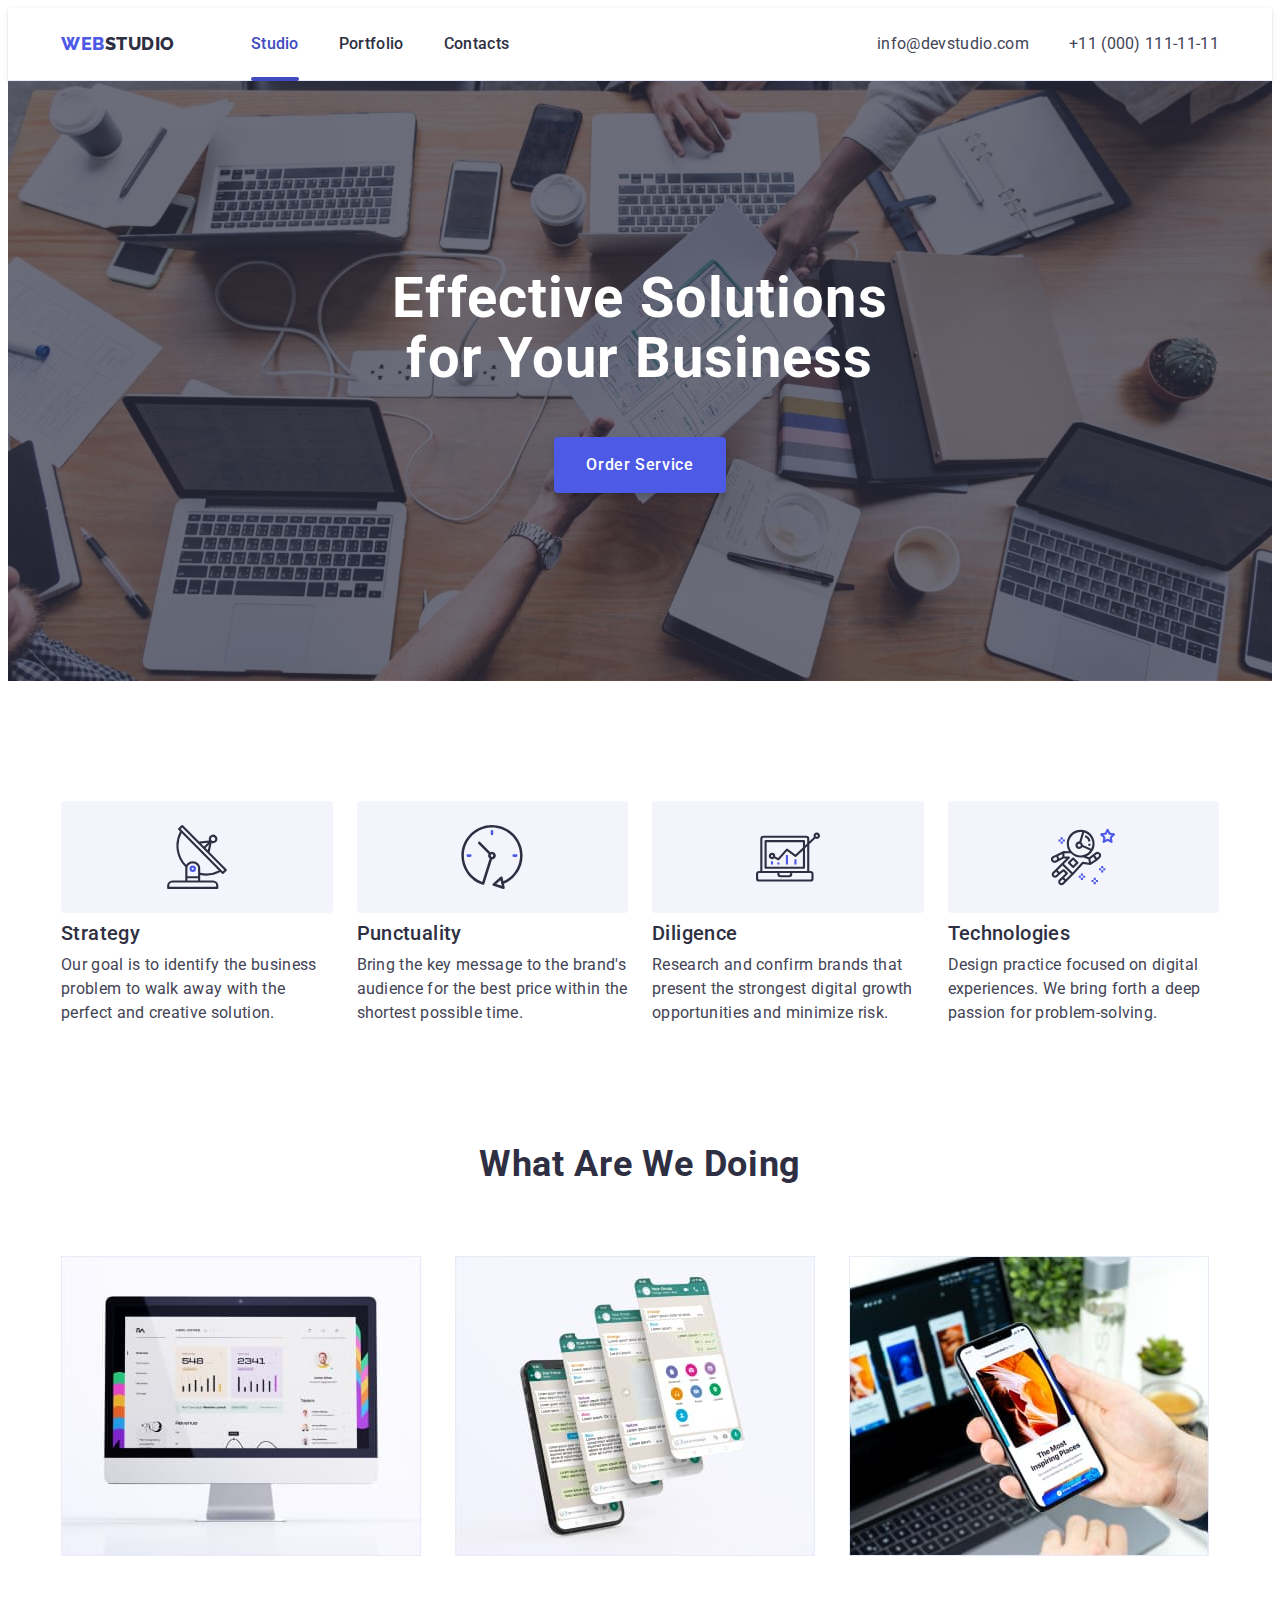
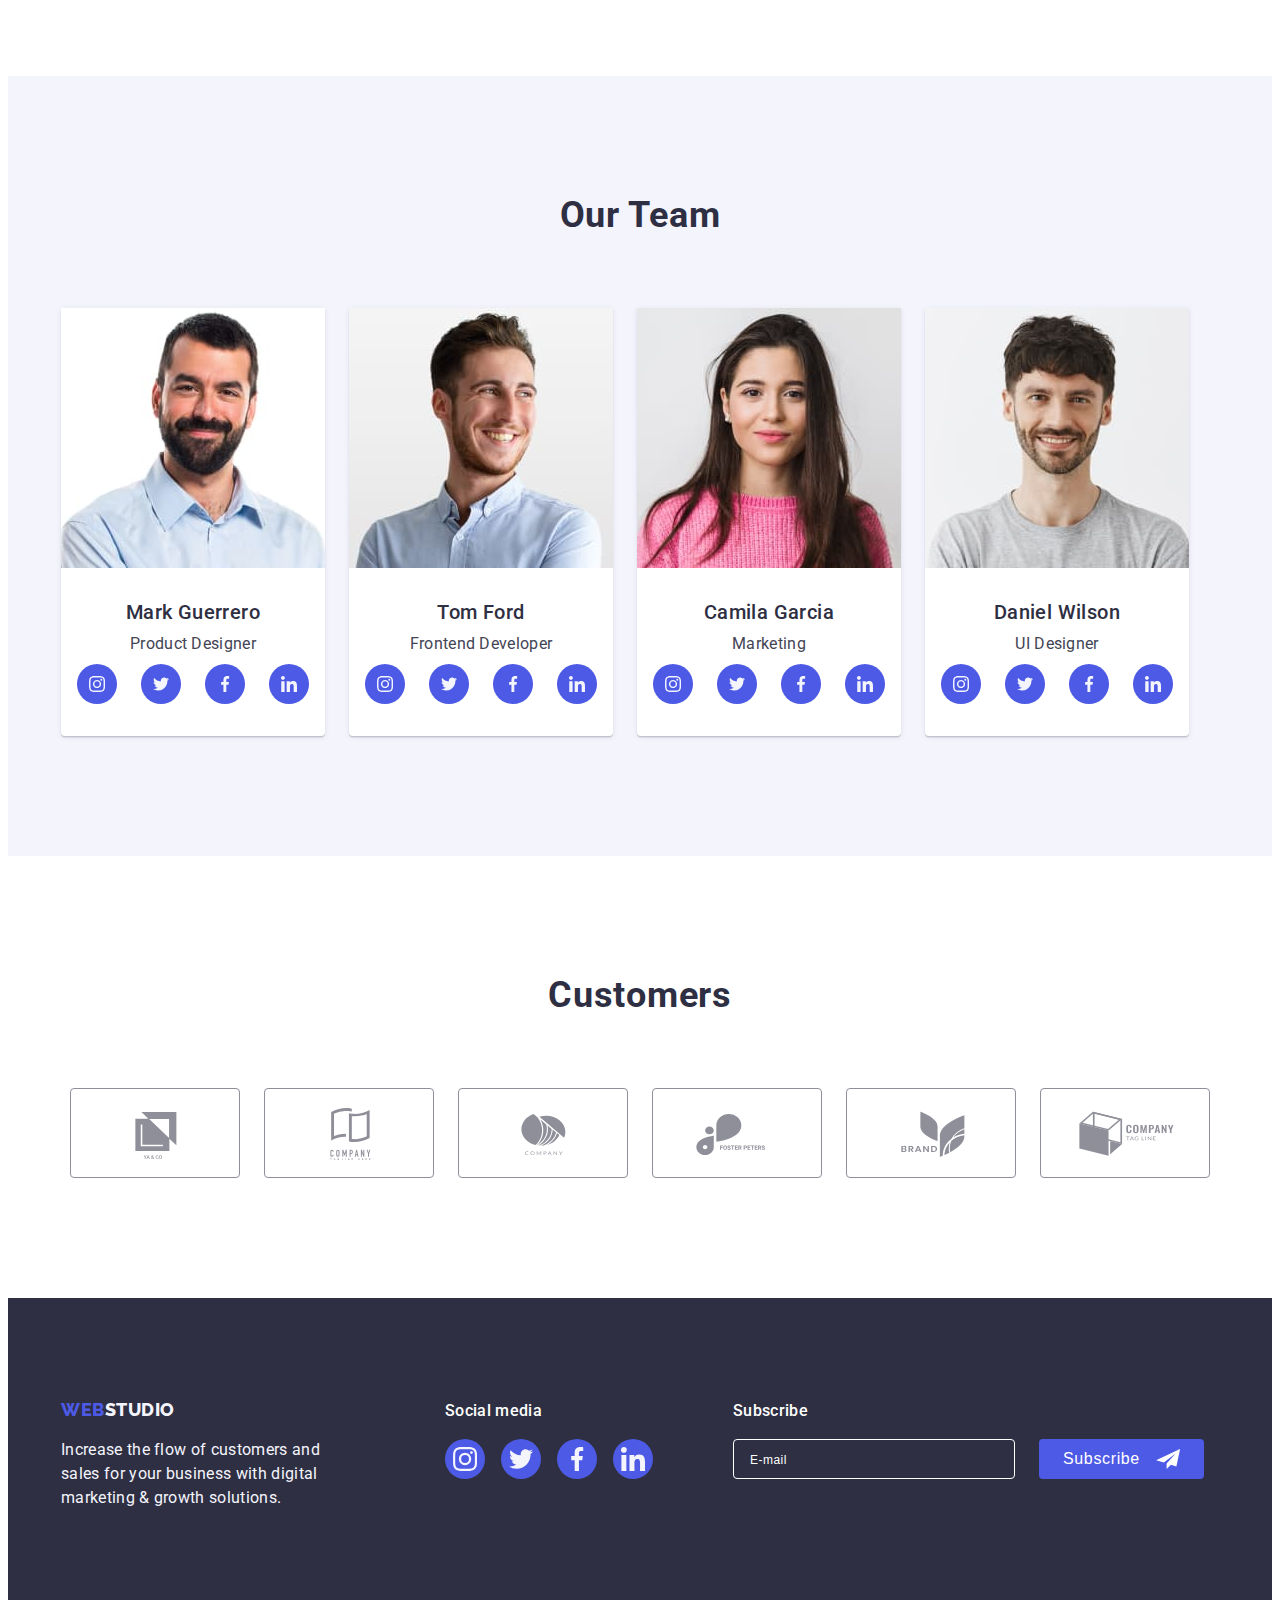
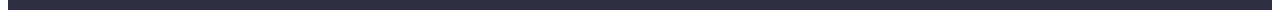
<file: index.html>
<!DOCTYPE html>
<html lang="en">
  <head>
    <meta charset="UTF-8" />
    <meta http-equiv="X-UA-Compatible" content="IE=edge" />
    <meta name="viewport" content="width=device-width, initial-scale=1.0" />
    <title>MainPage</title>
    <!--Fonts Link-->
    <link rel="preconnect" href="https://fonts.googleapis.com" />
    <link rel="preconnect" href="https://fonts.gstatic.com" crossorigin />
    <link
      href="https://fonts.googleapis.com/css2?family=Raleway:wght@800&family=Roboto:wght@400;500;700;900&display=swap"
      rel="stylesheet"
    />

    <!--Modern-normalize-->

    <link
      rel="stylesheet"
      href="https://cdnjs.cloudflare.com/ajax/libs/modern-normalize/1.1.0/modern-normalize.min.css"
      integrity="sha512-wpPYUAdjBVSE4KJnH1VR1HeZfpl1ub8YT/NKx4PuQ5NmX2tKuGu6U/JRp5y+Y8XG2tV+wKQpNHVUX03MfMFn9Q=="
      crossorigin="anonymous"
      referrerpolicy="no-referrer"
    />
    <!--Custom Styles-->
    <link rel="stylesheet" href="./css/style.css" />
  </head>

  <body>
    <!--Header section-->

    <header class="page-header">
      <div class="container header-container">
        <nav class="main-nav">
          <a class="logo link" href="./index.html"
            >WEB<span class="logo-studio variable-color-studio link"
              >Studio</span
            >
          </a>

          <ul class="header-nav-list list">
            <li class="list-item">
              <a class="list-link link active" href="./index.html">Studio</a>
            </li>
            <li class="list-item">
              <a class="list-link link" href="./portfolio.html">Portfolio</a>
            </li>
            <li class="list-item">
              <a class="list-link link" href="">Contacts</a>
            </li>
          </ul>
        </nav>
        <address class="contacts">
          <ul class="header-contacts-list">
            <li class="header-contacts-item contacts-item contacts-email">
              <a
                href="mailto:info@devstudio.com"
                class="header-contacts contacts-link link"
                >info@devstudio.com</a
              >
            </li>
            <li class="contacts-item contacts-phone">
              <a
                href="tel:+110001111111"
                class="header-contacts contacts-link link"
                >+11 (000) 111-11-11</a
              >
            </li>
          </ul>
        </address>
      </div>
    </header>

    <main>
      <!--Hero section-->
      <section class="hero-section section">
        <div class="container">
          <h1 class="hero-title">Effective Solutions for Your Business</h1>
          <button type="button" class="hero-btn" data-modal-open>
            Order Service
          </button>
        </div>
      </section>

      <!--Features section1-->
      <section class="features-section section">
        <div class="container">
          <h2 class="visually-hidden">WEBSTUDIO PRESENTATION</h2>
          <ul class="list features-cards-set">
            <li class="features-item features-cards-item">
              <div class="features-icons">
                <svg class="antenna" width="64" height="64">
                  <use href="./images/icons.svg#antenna"></use>
                </svg>
              </div>
              <h3 class="features-title">Strategy</h3>
              <p class="features-text">
                Our goal is to identify the business problem to walk away with
                the perfect and creative solution.
              </p>
            </li>
            <li class="features-item features-cards-item">
              <div class="features-icons">
                <svg class="clock" width="64" height="64">
                  <use href="./images/icons.svg#clock"></use>
                </svg>
              </div>
              <h3 class="features-title">Punctuality</h3>
              <p class="features-text">
                Bring the key message to the brand's audience for the best price
                within the shortest possible time.
              </p>
            </li>
            <li class="features-item features-cards-item">
              <div class="features-icons">
                <svg class="diagram" width="64" height="64">
                  <use href="./images/icons.svg#diagram"></use>
                </svg>
              </div>
              <h3 class="features-title">Diligence</h3>
              <p class="features-text">
                Research and confirm brands that present the strongest digital
                growth opportunities and minimize risk.
              </p>
            </li>
            <li class="features-item features-cards-item">
              <div class="features-icons">
                <svg class="astronaut" width="64" height="64">
                  <use href="./images/icons.svg#astronaut"></use>
                </svg>
              </div>
              <h3 class="features-title">Technologies</h3>
              <p class="features-text">
                Design practice focused on digital experiences. We bring forth a
                deep passion for problem-solving.
              </p>
            </li>
          </ul>
        </div>
      </section>

      <!--Images section2-->
      <section class="images-section section">
        <div class="images-container container">
          <h2 class="title-secondlevel">What are we doing</h2>
          <ul class="list images-list images-cards-set">
            <li class="images-item images-cards-item">
              <img
                src="./images/main-page/images-section2/img1.jpg"
                alt="the monitor shows the personal account"
                width="360"
              />
            </li>
            <li class="images-item images-cards-item">
              <img
                src="./images/main-page/images-section2/img2.jpg"
                alt="the phone display design"
                width="360"
              />
            </li>
            <li class="images-item images-cards-item">
              <img
                src="./images/main-page/images-section2/img3.jpg"
                alt="the phone in the hand"
                width="360"
              />
            </li>
          </ul>
        </div>
      </section>

      <!--Team section3-->
      <section class="team-section section">
        <div class="team-container container">
          <h2 class="title-secondlevel">Our Team</h2>

          <ul class="list team-list team-list-second">
            <li class="team-item team-cards-item">
              <img
                src="./images/main-page/team-section3/Mark_Guerrero_1.jpg"
                alt="Mark Guerrero"
                width="264"
                height="260"
              />
              <div class="worker-four-pages">
                <h3 class="title-thirdlevel">Mark Guerrero</h3>
                <p class="team-text">Product Designer</p>

                <ul class="socials">
                  <li class="socials-item list">
                    <a
                      href=""
                      class="socials-link link"
                      target="_blank"
                      rel="noopener noreferrer"
                      aria-label="Instagram icon"
                    >
                      <svg class="solials-icon" width="16" height="16">
                        <use href="./images/icons.svg#instagram"></use>
                      </svg>
                    </a>
                  </li>
                  <li class="socials-item list">
                    <a
                      href=""
                      class="socials-link link"
                      target="_blank"
                      rel="noopener noreferrer"
                      aria-label="Twitter icon"
                    >
                      <svg class="solials-icon" width="16" height="16">
                        <use href="./images/icons.svg#twitter"></use>
                      </svg>
                    </a>
                  </li>
                  <li class="socials-item list">
                    <a
                      href=""
                      class="socials-link link"
                      target="_blank"
                      rel="noopener noreferrer"
                      aria-label="Facebook icon"
                    >
                      <svg class="solials-icon" width="16" height="16">
                        <use href="./images/icons.svg#facebook"></use>
                      </svg>
                    </a>
                  </li>
                  <li class="socials-item list">
                    <a
                      href=""
                      class="socials-link link"
                      target="_blank"
                      rel="noopener noreferrer"
                      aria-label="Linkedin icon"
                    >
                      <svg class="solials-icon" width="16" height="16">
                        <use href="./images/icons.svg#linkedin"></use>
                      </svg>
                    </a>
                  </li>
                </ul>
              </div>
            </li>

            <li class="team-item team-cards-item">
              <img
                src="./images/main-page/team-section3/Tom_Ford_2.jpg"
                alt="Tom Ford"
                width="264"
                height="260"
              />
              <div class="worker-four-pages">
                <h3 class="title-thirdlevel">Tom Ford</h3>
                <p class="team-text">Frontend Developer</p>
                <ul class="socials">
                  <li class="socials-item list">
                    <a
                      href=""
                      class="socials-link link"
                      target="_blank"
                      rel="noopener noreferrer"
                      aria-label="Instagram icon"
                    >
                      <svg class="solials-icon" width="16" height="16">
                        <use href="./images/icons.svg#instagram"></use>
                      </svg>
                    </a>
                  </li>
                  <li class="socials-item list">
                    <a
                      href=""
                      class="socials-link link"
                      target="_blank"
                      rel="noopener noreferrer"
                      aria-label="Twitter icon"
                    >
                      <svg class="solials-icon" width="16" height="16">
                        <use href="./images/icons.svg#twitter"></use>
                      </svg>
                    </a>
                  </li>
                  <li class="socials-item list">
                    <a
                      href=""
                      class="socials-link link"
                      target="_blank"
                      rel="noopener noreferrer"
                      aria-label="Facebook icon"
                    >
                      <svg class="solials-icon" width="16" height="16">
                        <use href="./images/icons.svg#facebook"></use>
                      </svg>
                    </a>
                  </li>
                  <li class="socials-item list">
                    <a
                      href=""
                      class="socials-link link"
                      target="_blank"
                      rel="noopener noreferrer"
                      aria-label="Linkedin icon"
                    >
                      <svg class="solials-icon" width="16" height="16">
                        <use href="./images/icons.svg#linkedin"></use>
                      </svg>
                    </a>
                  </li>
                </ul>
              </div>
            </li>

            <li class="team-item team-cards-item">
              <img
                src="./images/main-page/team-section3/Camila_Garcia_3.jpg"
                alt="Camila Garcia"
                width="264"
                height="260"
              />
              <div class="worker-four-pages">
                <h3 class="title-thirdlevel">Camila Garcia</h3>
                <p class="team-text">Marketing</p>
                <ul class="socials">
                  <li class="socials-item list">
                    <a
                      href=""
                      class="socials-link link"
                      target="_blank"
                      rel="noopener noreferrer"
                      aria-label="Instagram icon"
                    >
                      <svg class="solials-icon" width="16" height="16">
                        <use href="./images/icons.svg#instagram"></use>
                      </svg>
                    </a>
                  </li>
                  <li class="socials-item list">
                    <a
                      href=""
                      class="socials-link link"
                      target="_blank"
                      rel="noopener noreferrer"
                      aria-label="Twitter icon"
                    >
                      <svg class="solials-icon" width="16" height="16">
                        <use href="./images/icons.svg#twitter"></use>
                      </svg>
                    </a>
                  </li>
                  <li class="socials-item list">
                    <a
                      href=""
                      class="socials-link link"
                      target="_blank"
                      rel="noopener noreferrer"
                      aria-label="Facebook icon"
                    >
                      <svg class="solials-icon" width="16" height="16">
                        <use href="./images/icons.svg#facebook"></use>
                      </svg>
                    </a>
                  </li>
                  <li class="socials-item list">
                    <a
                      href=""
                      class="socials-link link"
                      target="_blank"
                      rel="noopener noreferrer"
                      aria-label="Linkedin icon"
                    >
                      <svg class="solials-icon" width="16" height="16">
                        <use href="./images/icons.svg#linkedin"></use>
                      </svg>
                    </a>
                  </li>
                </ul>
              </div>
            </li>

            <li class="team-item team-cards-item">
              <img
                src="./images/main-page/team-section3/Daniel_Wilson_4.jpg"
                alt="Daniel Wilson"
                width="264"
                height="260"
              />
              <div class="worker-four-pages">
                <h3 class="title-thirdlevel">Daniel Wilson</h3>
                <p class="team-text">UI Designer</p>
                <ul class="socials">
                  <li class="socials-item list">
                    <a
                      href=""
                      class="socials-link link"
                      target="_blank"
                      rel="noopener noreferrer"
                      aria-label="Instagram icon"
                    >
                      <svg class="solials-icon" width="16" height="16">
                        <use href="./images/icons.svg#instagram"></use>
                      </svg>
                    </a>
                  </li>
                  <li class="socials-item list">
                    <a
                      href=""
                      class="socials-link link"
                      target="_blank"
                      rel="noopener noreferrer"
                      aria-label="Twitter icon"
                    >
                      <svg class="solials-icon" width="16" height="16">
                        <use href="./images/icons.svg#twitter"></use>
                      </svg>
                    </a>
                  </li>
                  <li class="socials-item list">
                    <a
                      href=""
                      class="socials-link link"
                      target="_blank"
                      rel="noopener noreferrer"
                      aria-label="Facebook icon"
                    >
                      <svg class="solials-icon" width="16" height="16">
                        <use href="./images/icons.svg#facebook"></use>
                      </svg>
                    </a>
                  </li>
                  <li class="socials-item list">
                    <a
                      href=""
                      class="socials-link link"
                      target="_blank"
                      rel="noopener noreferrer"
                      aria-label="Linkedin icon"
                    >
                      <svg class="solials-icon" width="16" height="16">
                        <use href="./images/icons.svg#linkedin"></use>
                      </svg>
                    </a>
                  </li>
                </ul>
              </div>
            </li>
          </ul>
        </div>
      </section>

      <!--Customers section4-->

      <section class="customers-section section">
        <div class="container">
          <h2 class="title-secondlevel">Customers</h2>
          <ul class="customers-list list">
            <li class="customers-item">
              <a
                href=""
                class="customers-link link"
                target="_blank"
                rel="noopener noreferrer"
              >
                <svg class="customers-icon" width="104" height="56">
                  <use href="./images/icons.svg#Logo"></use>
                </svg>
              </a>
            </li>
            <li class="customers-item">
              <a
                href=""
                class="customers-link link"
                target="_blank"
                rel="noopener noreferrer"
              >
                <svg class="customers-icon" width="104" height="56">
                  <use href="./images/icons.svg#Logo-1"></use>
                </svg>
              </a>
            </li>
            <li class="customers-item">
              <a
                href=""
                class="customers-link link"
                target="_blank"
                rel="noopener noreferrer"
              >
                <svg class="customers-icon" width="104" height="56">
                  <use href="./images/icons.svg#Logo-2"></use>
                </svg>
              </a>
            </li>
            <li class="customers-item">
              <a
                href=""
                class="customers-link link"
                target="_blank"
                rel="noopener noreferrer"
              >
                <svg class="customers-icon" width="104" height="56">
                  <use href="./images/icons.svg#Logo-3"></use>
                </svg>
              </a>
            </li>
            <li class="customers-item">
              <a
                href=""
                class="customers-link link"
                target="_blank"
                rel="noopener noreferrer"
              >
                <svg class="customers-icon" width="104" height="56">
                  <use href="./images/icons.svg#Logo-4"></use>
                </svg>
              </a>
            </li>
            <li class="customers-item">
              <a
                href=""
                class="customers-link link"
                target="_blank"
                rel="noopener noreferrer"
              >
                <svg class="customers-icon" width="104" height="56">
                  <use href="./images/icons.svg#Logo-5"></use>
                </svg>
              </a>
            </li>
          </ul>
        </div>
      </section>
    </main>

    <!--Footer section-->
    <footer class="footer-section section">
      <div class="footer-container container">
        <div class="logo-paragraph">
          <a class="logo-footer link" href="./index.html"
            >WEB<span class="logo-studio-footer link">Studio</span>
          </a>
          <p class="footer-text">
            Increase the flow of customers and sales for your business with
            digital marketing & growth solutions.
          </p>
        </div>
        <div class="social-container">
          <p class="social-text">Social media</p>
          <ul class="socials-footer">
            <li class="socials-item list">
              <a
                href=""
                class="socials-link-footer link"
                target="_blank"
                rel="noopener noreferrer"
                aria-label="Instagram icon"
              >
                <svg class="solials-icon" width="24" height="24">
                  <use href="./images/icons.svg#instagram"></use>
                </svg>
              </a>
            </li>
            <li class="socials-item list">
              <a
                href=""
                class="socials-link-footer link"
                target="_blank"
                rel="noopener noreferrer"
                aria-label="Twitter icon"
              >
                <svg class="solials-icon" width="24" height="24">
                  <use href="./images/icons.svg#twitter"></use>
                </svg>
              </a>
            </li>
            <li class="socials-item list">
              <a
                href=""
                class="socials-link-footer link"
                target="_blank"
                rel="noopener noreferrer"
                aria-label="Facebook icon"
              >
                <svg class="solials-icon" width="24" height="24">
                  <use href="./images/icons.svg#facebook"></use>
                </svg>
              </a>
            </li>
            <li class="socials-item list">
              <a
                href=""
                class="socials-link-footer link"
                target="_blank"
                rel="noopener noreferrer"
                aria-label="Linkedin icon"
              >
                <svg class="solials-icon" width="24" height="24">
                  <use href="./images/icons.svg#linkedin"></use>
                </svg>
              </a>
            </li>
          </ul>
        </div>
        <div class="subscribe-container">
          <p class="subscribe-text">Subscribe</p>
          <form class="subscribe-form">
            <input
              class="subscribe-input"
              type="text"
              name="email"
              placeholder="E-mail"
            />
            <button class="subscribe-btn" type="submit">
              Subscribe
              <svg class="subscribe-icon" width="24" height="20">
                <use href="./images/icons.svg#send-icon"></use>
              </svg>
            </button>
          </form>
        </div>
      </div>
    </footer>

    <!--Modal Window-->

    <div class="backdrop is-hidden" data-modal>
      <div class="modal">
        <button type="button" class="modal-close-btn" data-modal-close>
          <svg class="modal-close-icon" width="8" height="8">
            <use href="./images/icons.svg#close-icon"></use>
          </svg>
        </button>

        <p class="modal-text">Leave your contacts and we will call you back</p>

        <form name="modal_form">
          <label for="modal_name" class="user-form">Name</label>
          <div class="form-wrapper">
            <input
              class="modal-input"
              type="text"
              name="modal_name"
              id="modal_name"
              autofocus
            />
            <svg class="modal-form-icon" width="18" height="24">
              <use href="images/icons.svg#person-icon"></use>
            </svg>
          </div>

          <label for="modal_phone" class="user-form">Phone</label>
          <div class="form-wrapper">
            <input
              class="modal-input"
              type="tel"
              name="modal_phone"
              id="modal_phone"
            />
            <svg class="modal-form-icon" width="18" height="24">
              <use href="./images/icons.svg#phone-icon"></use>
            </svg>
          </div>

          <label for="modal_email" class="user-form">Email</label>
          <div class="form-wrapper">
            <input
              class="modal-input"
              type="email"
              name="modal_email"
              id="modal_email"
            />
            <svg class="modal-form-icon" width="18" height="24">
              <use href="./images/icons.svg#email-icon"></use>
            </svg>
          </div>

          <label for="modal_comment" class="form-label">Comment</label>
          <textarea
            class="form-comment"
            name="modal_comment"
            id="modal_comment"
            rows="6"
            placeholder="Text input"
          ></textarea>

          <label class="form-agreement">
            <input
              class="form-check-input"
              type="checkbox"
              name="modal_agreement"
            />

            <span class="form-agreement-text"
              >I accept the terms and conditions of the<a
                class="form-agreement-link"
                href=""
              >
                Privacy Policy
              </a></span
            >
          </label>
          <button class="form-btn" type="submit">
            <span class="form-send">Send</span>
          </button>
        </form>
      </div>
    </div>
    <script src="./js/modal.js"></script>
  </body>
</html>
</file>
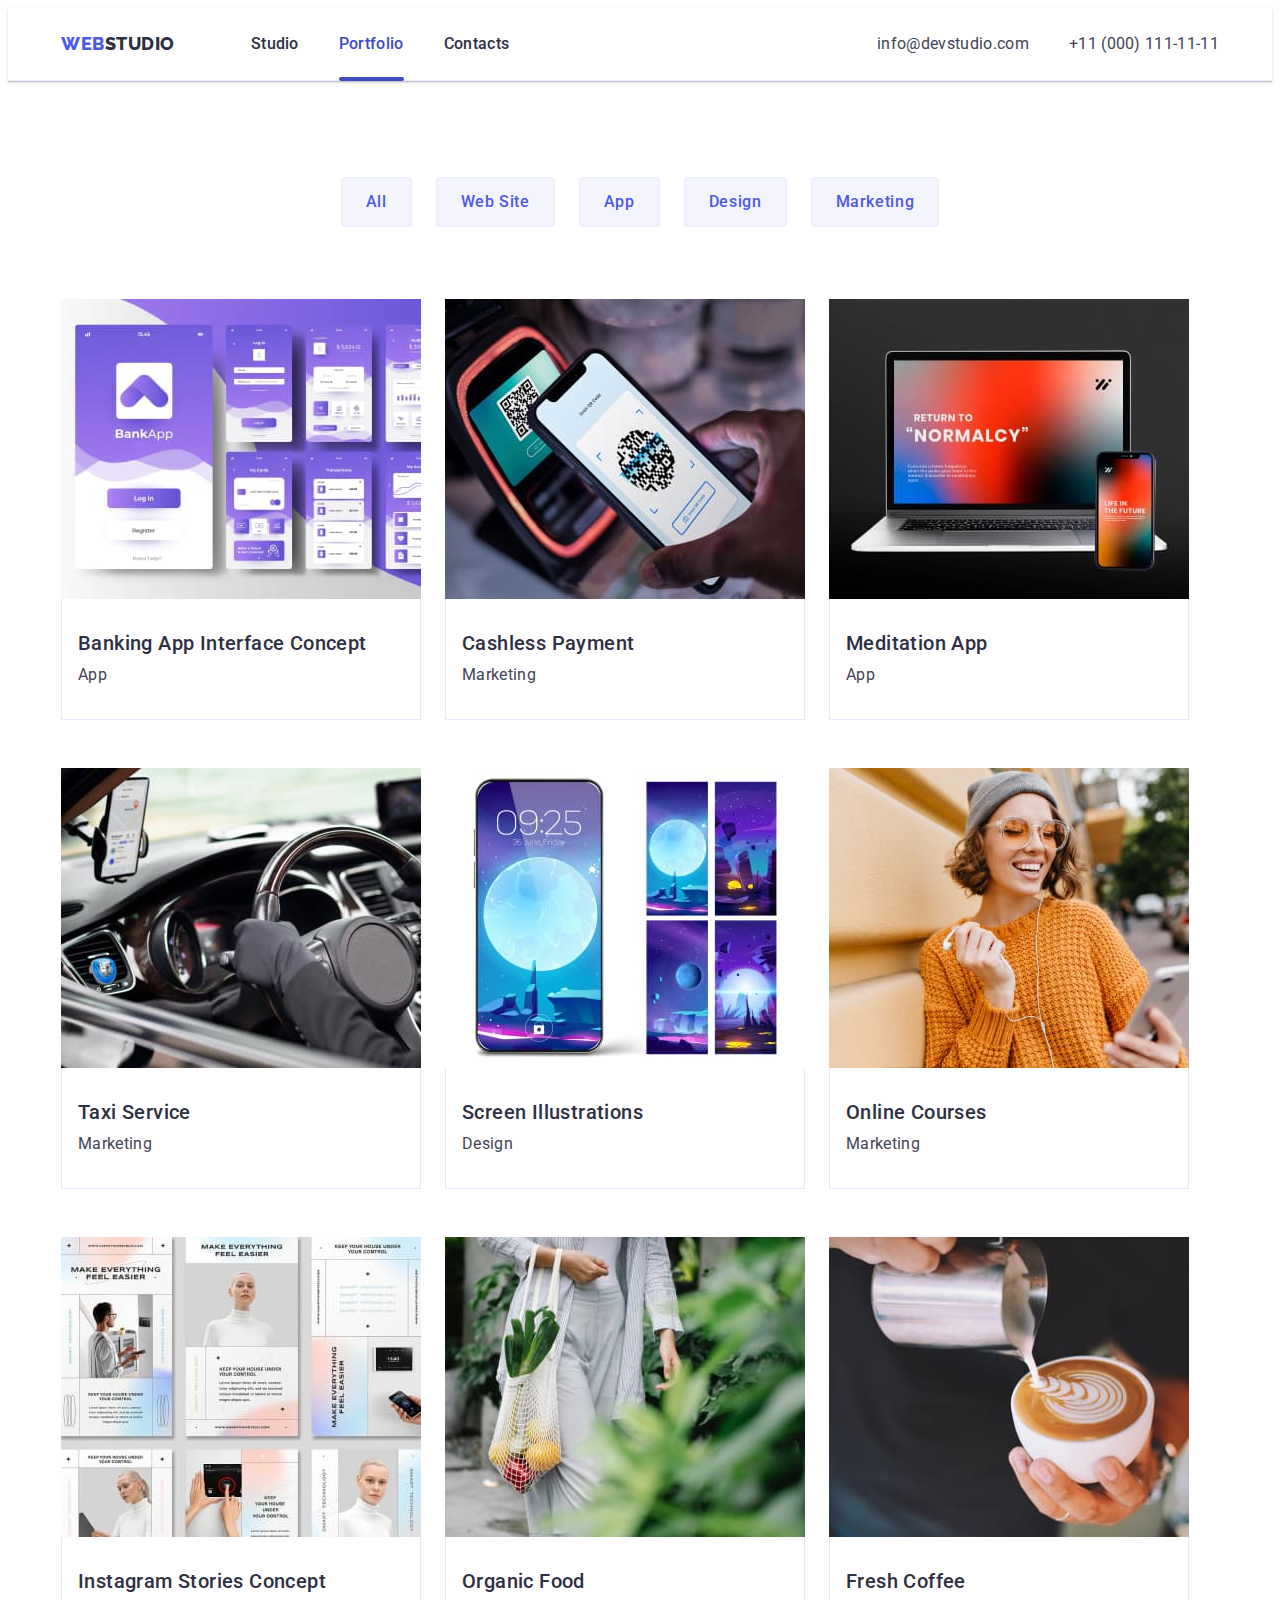
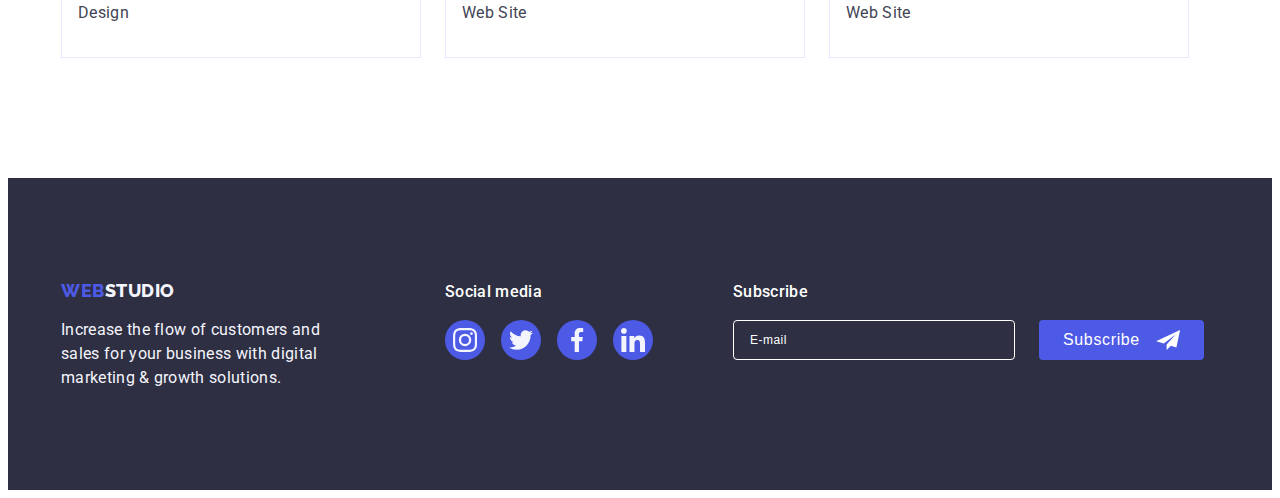
<file: portfolio.html>
<!DOCTYPE html>
<html lang="en">
  <head>
    <meta charset="UTF-8" />
    <meta http-equiv="X-UA-Compatible" content="IE=edge" />
    <meta name="viewport" content="width=device-width, initial-scale=1.0" />
    <title>Portfolio</title>
    <!--Fonts Link-->
    <link rel="preconnect" href="https://fonts.googleapis.com" />
    <link rel="preconnect" href="https://fonts.gstatic.com" crossorigin />
    <link
      href="https://fonts.googleapis.com/css2?family=Raleway:wght@800&family=Roboto:wght@400;500;700;900&display=swap"
      rel="stylesheet"
    />
    <!--Modern-normalize-->

    <link
      rel="stylesheet"
      href="https://cdnjs.cloudflare.com/ajax/libs/modern-normalize/1.1.0/modern-normalize.min.css"
      integrity="sha512-wpPYUAdjBVSE4KJnH1VR1HeZfpl1ub8YT/NKx4PuQ5NmX2tKuGu6U/JRp5y+Y8XG2tV+wKQpNHVUX03MfMFn9Q=="
      crossorigin="anonymous"
      referrerpolicy="no-referrer"
    />
    <!--Custom Styles-->
    <link rel="stylesheet" href="./css/style.css" />
  </head>

  <body>
    <!--Header section-->
    <header class="page-header">
      <div class="container header-container">
        <nav class="main-nav">
          <a class="logo link" href="./index.html"
            >WEB<span class="logo-studio variable-color-studio link"
              >Studio</span
            >
          </a>

          <ul class="header-nav-list list">
            <li class="list-item">
              <a class="list-link link" href="./index.html">Studio</a>
            </li>
            <li class="list-item">
              <a class="list-link link active" href="./portfolio.html"
                >Portfolio</a
              >
            </li>
            <li class="list-item">
              <a class="list-link link" href="">Contacts</a>
            </li>
          </ul>
        </nav>
        <address class="contacts">
          <ul class="header-contacts-list">
            <li class="header-contacts-item contacts-item contacts-email">
              <a
                href="mailto:info@devstudio.com"
                class="header-contacts contacts-link link"
                >info@devstudio.com</a
              >
            </li>
            <li class="contacts-item contacts-phone">
              <a
                href="tel:+110001111111"
                class="header-contacts contacts-link link"
                >+11 (000) 111-11-11</a
              >
            </li>
          </ul>
        </address>
      </div>
    </header>

    <main>
      <!--Portfolio section-->
      <section class="portfolio-section section">
        <div class="container">
          <h1 class="visually-hidden">Portfolio section</h1>
          <ul class="list portfolio-btn-list">
            <li class="portfolio-item">
              <button type="button" class="portfolio-btn">All</button>
            </li>
            <li class="portfolio-item">
              <button type="button" class="portfolio-btn">Web Site</button>
            </li>
            <li class="portfolio-item">
              <button type="button" class="portfolio-btn">App</button>
            </li>
            <li class="portfolio-item">
              <button type="button" class="portfolio-btn">Design</button>
            </li>
            <li class="portfolio-item">
              <button type="button" class="portfolio-btn">Marketing</button>
            </li>
          </ul>

          <ul class="list portfolio-cards">
            <li class="portfolio-pics">
              <a
                href="./images/portfolio/img_1.jpg"
                class="portfolio-link link"
              >
                <div class="portfolio-thumb">
                  <img
                    src="./images/portfolio/img_1.jpg"
                    alt="options of interface concept"
                    width="360"
                  />

                  <p class="overlay">
                    14 Stylish and User-Friendly App Design Concepts · Task
                    Manager App · Calorie Tracker App · Exotic Fruit Ecommerce
                    App · Cloud Storage App
                  </p>
                </div>
                <div class="container-reference">
                  <h2 class="portfolio-secondlevel">
                    Banking App Interface Concept
                  </h2>
                  <p class="portfolio-text">App</p>
                </div>
              </a>
            </li>
            <li class="portfolio-pics">
              <a
                href="./images/portfolio/img_2.jpg"
                class="portfolio-link link"
              >
                <div class="portfolio-thumb">
                  <img
                    src="./images/portfolio/img_2.jpg"
                    alt="scanning QR-code having held phone"
                    width="360"
                  />
                  <p class="overlay">
                    14 Stylish and User-Friendly App Design Concepts · Task
                    Manager App · Calorie Tracker App · Exotic Fruit Ecommerce
                    App · Cloud Storage App
                  </p>
                </div>
                <div class="container-reference">
                  <h2 class="portfolio-secondlevel">Cashless Payment</h2>
                  <p class="portfolio-text">Marketing</p>
                </div>
              </a>
            </li>
            <li class="portfolio-pics">
              <a
                href="./images/portfolio/img_3.jpg"
                class="portfolio-link link"
              >
                <div class="portfolio-thumb">
                  <img
                    src="./images/portfolio/img_3.jpg"
                    alt="notebook computer and phone"
                    width="360"
                  />
                  <p class="overlay">
                    14 Stylish and User-Friendly App Design Concepts · Task
                    Manager App · Calorie Tracker App · Exotic Fruit Ecommerce
                    App · Cloud Storage App
                  </p>
                </div>
                <div class="container-reference">
                  <h2 class="portfolio-secondlevel">Meditation App</h2>
                  <p class="portfolio-text">App</p>
                </div>
              </a>
            </li>
            <li class="portfolio-pics">
              <a
                href="./images/portfolio/img_4.jpg"
                class="portfolio-link link"
              >
                <div class="portfolio-thumb">
                  <img
                    src="./images/portfolio/img_4.jpg"
                    alt="hands on the steering wheel"
                    width="360"
                  />
                  <p class="overlay">
                    14 Stylish and User-Friendly App Design Concepts · Task
                    Manager App · Calorie Tracker App · Exotic Fruit Ecommerce
                    App · Cloud Storage App
                  </p>
                </div>
                <div class="container-reference">
                  <h2 class="portfolio-secondlevel">Taxi Service</h2>
                  <p class="portfolio-text">Marketing</p>
                </div>
              </a>
            </li>
            <li class="portfolio-pics">
              <a
                href="./images/portfolio/img_5.jpg"
                class="portfolio-link link"
              >
                <div class="portfolio-thumb">
                  <img
                    src="./images/portfolio/img_5.jpg"
                    alt="options of illustration design on the display"
                    width="360"
                  />
                  <p class="overlay">
                    14 Stylish and User-Friendly App Design Concepts · Task
                    Manager App · Calorie Tracker App · Exotic Fruit Ecommerce
                    App · Cloud Storage App
                  </p>
                </div>
                <div class="container-reference">
                  <h2 class="portfolio-secondlevel">Screen Illustrations</h2>
                  <p class="portfolio-text">Design</p>
                </div>
              </a>
            </li>
            <li class="portfolio-pics">
              <a
                href="./images/portfolio/img_6.jpg"
                class="portfolio-link link"
              >
                <div class="portfolio-thumb">
                  <img
                    src="./images/portfolio/img_6.jpg"
                    alt="the girl is watching on the phone display"
                    width="360"
                  />
                  <p class="overlay">
                    14 Stylish and User-Friendly App Design Concepts · Task
                    Manager App · Calorie Tracker App · Exotic Fruit Ecommerce
                    App · Cloud Storage App
                  </p>
                </div>
                <div class="container-reference">
                  <h2 class="portfolio-secondlevel">Online Courses</h2>
                  <p class="portfolio-text">Marketing</p>
                </div>
              </a>
            </li>
            <li class="portfolio-pics">
              <a
                href="./images/portfolio/img_7.jpg"
                class="portfolio-link link"
              >
                <div class="portfolio-thumb">
                  <img
                    src="./images/portfolio/img_7.jpg"
                    alt="the concept options for instagram"
                    width="360"
                  />
                  <p class="overlay">
                    14 Stylish and User-Friendly App Design Concepts · Task
                    Manager App · Calorie Tracker App · Exotic Fruit Ecommerce
                    App · Cloud Storage App
                  </p>
                </div>
                <div class="container-reference">
                  <h2 class="portfolio-secondlevel">
                    Instagram Stories Concept
                  </h2>
                  <p class="portfolio-text">Design</p>
                </div>
              </a>
            </li>
            <li class="portfolio-pics">
              <a
                href="./images/portfolio/img_8.jpg"
                class="portfolio-link link"
              >
                <div class="portfolio-thumb">
                  <img
                    src="./images/portfolio/img_8.jpg"
                    alt="food in the white bag"
                    width="360"
                  />
                  <p class="overlay">
                    14 Stylish and User-Friendly App Design Concepts · Task
                    Manager App · Calorie Tracker App · Exotic Fruit Ecommerce
                    App · Cloud Storage App
                  </p>
                </div>
                <div class="container-reference">
                  <h2 class="portfolio-secondlevel">Organic Food</h2>
                  <p class="portfolio-text">Web Site</p>
                </div>
              </a>
            </li>
            <li class="portfolio-pics">
              <a
                href="./images/portfolio/img_9.jpg"
                class="portfolio-link link"
              >
                <div class="portfolio-thumb">
                  <img
                    src="./images/portfolio/img_9.jpg"
                    alt="the cup of coffee in the hand"
                    width="360"
                  />
                  <p class="overlay">
                    14 Stylish and User-Friendly App Design Concepts · Task
                    Manager App · Calorie Tracker App · Exotic Fruit Ecommerce
                    App · Cloud Storage App
                  </p>
                </div>
                <div class="container-reference">
                  <h2 class="portfolio-secondlevel">Fresh Coffee</h2>
                  <p class="portfolio-text">Web Site</p>
                </div>
              </a>
            </li>
          </ul>
        </div>
      </section>
    </main>

    <!--Footer section-->
    <footer class="footer-section section">
      <div class="footer-container container">
        <div class="logo-paragraph">
          <a class="logo-footer link" href="./index.html"
            >WEB<span class="logo-studio-footer link">Studio</span>
          </a>
          <p class="footer-text">
            Increase the flow of customers and sales for your business with
            digital marketing & growth solutions.
          </p>
        </div>
        <div class="social-container">
          <p class="social-text">Social media</p>
          <ul class="socials-footer">
            <li class="socials-item list">
              <a
                href=""
                class="socials-link-footer link"
                target="_blank"
                rel="noopener noreferrer"
                aria-label="Instagram icon"
              >
                <svg class="solials-icon" width="24" height="24">
                  <use href="./images/icons.svg#instagram"></use>
                </svg>
              </a>
            </li>
            <li class="socials-item list">
              <a
                href=""
                class="socials-link-footer link"
                target="_blank"
                rel="noopener noreferrer"
                aria-label="Twitter icon"
              >
                <svg class="solials-icon" width="24" height="24">
                  <use href="./images/icons.svg#twitter"></use>
                </svg>
              </a>
            </li>
            <li class="socials-item list">
              <a
                href=""
                class="socials-link-footer link"
                target="_blank"
                rel="noopener noreferrer"
                aria-label="Facebook icon"
              >
                <svg class="solials-icon" width="24" height="24">
                  <use href="./images/icons.svg#facebook"></use>
                </svg>
              </a>
            </li>
            <li class="socials-item list">
              <a
                href=""
                class="socials-link-footer link"
                target="_blank"
                rel="noopener noreferrer"
                aria-label="Linkedin icon"
              >
                <svg class="solials-icon" width="24" height="24">
                  <use href="./images/icons.svg#linkedin"></use>
                </svg>
              </a>
            </li>
          </ul>
        </div>
        <div class="subscribe-container">
          <p class="subscribe-text">Subscribe</p>
          <form class="subscribe-form">
            <input
              class="subscribe-input"
              type="text"
              name="email"
              placeholder="E-mail"
            />
            <button class="subscribe-btn" type="submit">
              Subscribe
              <svg class="subscribe-icon" width="24" height="20">
                <use href="./images/icons.svg#send-icon"></use>
              </svg>
            </button>
          </form>
        </div>
      </div>
    </footer>
  </body>
</html>
</file>
<file: css/style.css>
:root {

    /*Colors*/

    --color-iris: #4d5ae5;
    --color-ocean: #404bbf;
    --color-navy-blue: #2e2f42;
    --color-green: #31d0aa;
    --color-slate: #434455;
    --color-light-slate: #8e8f99;
    --color-cornflower: #e7e9fc;
    --color-cloud: #f4f4fd;
    --color-navy-blue-modal: #2e2f42;
    --color-grey: #2e2f42;
    --color-white: #ffffff;
    --color-dairy: #fcfcfc;
    --hero-btn-shadow: 0px 4px 4px rgba(0, 0, 0, 0.15);

    /*Cards Set*/

    --indent: 24px;
    --vertical: 48px;
    --items-images: 4;
}

/*Hidden*/

.visually-hidden {
    position: absolute;
    width: 1px;
    height: 1px;
    margin: -1px;
    border: 0;
    padding: 0;

    white-space: nowrap;
    clip-path: inset(100%);
    clip: rect(0 0 0 0);
    overflow: hidden;
}

body {

    font-family: Roboto, sans-serif;
    color: #434455;;
    background-color: #ffffff;

}

 /*Header section*/

/*Logo*/

.logo {

    display: inline-block;
    font-family: Raleway, sans-serif;
    font-weight: 800;
    font-size: 18px;
    line-height: 1.17; 
    letter-spacing: 0.03em;
    text-transform: uppercase;
    padding-top: 1.5px;
    padding-bottom: 1.5px;
    margin-right: 76px;
    padding: 24px 0;
    color: var(--color-iris);    
    
}


/*Sections*/

.section {


    padding: 120px 0;
}

.logo-studio {

        font-family: Raleway, sans-serif;
        font-weight: 800;
        font-size: 18px;
        line-height: 1.17;
        letter-spacing: 0.03em;
        text-transform: uppercase;
}

.variable-color-studio {

    color: var(--color-navy-blue);
}

.link {

    
    text-decoration: none;
}

 /*Navigation*/
 
 /*reset*/

 .list {

     list-style: none;
     
 }

 h1,h2,h3,h4,h5,h6,p,ul {

    margin: 0;
    padding: 0;
 }

 img {

    display: block;

}


 .list-item {

        font-weight: 500;
        font-size: 16px;
        line-height: 1.5;
        letter-spacing: 0.02em;
        
}

.list-link{

    position: relative;
    color: #2E2F42;
    padding: 24px 0;
    transition: color 250ms cubic-bezier(0.4, 0, 0.2, 1);

    
    
}

.list-link::after {

    content: '';
    display: block;
    position: absolute;
    bottom: -1px;
    left: 0;
    width: 100%;
    height: 4px;
    border-radius: 2px;
    

}

.list-link.active {

    color: var(--color-ocean);
}

.list-link.active::after{

    background-color: var(--color-ocean);
}

.list-link:hover,
.list-link:focus {

    color: #404BBF;
}

.contacts-item {

        font-style: normal;
        font-weight: 400;
        font-size: 16px;
        line-height: 1.5;
        letter-spacing: 0.02em;
}

.contacts-link {
    
    color: #434455;
    transition: color 250ms cubic-bezier(0.4, 0, 0.2, 1);
}

.contacts {

    font-style: normal;
   
}

.header-contacts-list {

    display: flex;
    list-style: none;
}

.contacts-link:hover,
.contacts-link:focus {

    color: #404BBF;
}

/*FlexBox-Header*/

.page-header {

    max-width: 1440px;
    margin: 0 auto;
    border-bottom: 1px solid #E7E9FC;
    box-shadow: 0px 2px 1px rgba(46, 47, 66, 0.08), 0px 1px 1px rgba(46, 47, 66, 0.16), 0px 1px 6px rgba(46, 47, 66, 0.08);
}

.container {

    
    align-items: center;
    width: 1158px;
    margin: 0 auto;
    padding: 0 15px;
    

}

.header-container {

    display: flex;
}

.main-nav {

    display: flex;
    align-items: center;
    margin-right: auto;
  
    
}

.header-nav-list {

    display: flex;
    gap: 40px;
    

}

.contacts-email {

    margin-right: 40px;
}

.contacts-phone{

    margin-right: 0;
}


.list-item {

 gap: 40px

}

.list .list-link {

    display: block;
    
}

.contacts {
    display: block;
}

/*Hero section*/

.hero-section {
    
    max-width: 1440px;
    margin: 0 auto;
    padding-top: 188px;
    padding-bottom: 188px;
    background-color: #2E2F42;
    background-image: linear-gradient(rgba(46, 47, 66, 0.7), rgba(46, 47, 66, 0.7)), url(../images/main-page/hero/img-name.jpg);
    background-repeat: no-repeat;
    background-position: center;
    background-size: cover;
    }



.hero-title {

    display: flex;
    font-weight: 700;
    font-size: 56px;
    line-height: 1.07;
    letter-spacing: 0.02em;
    text-align: center;
    color: #FFFFFF;
    margin: 0 auto;
    max-width: 496px;
    margin-bottom:48px;
     
}

.hero-btn {

        display: block;
        font-family: Roboto, sans-serif;
        font-weight: 500;
        font-size: 16px;
        line-height: 1.5;
        letter-spacing: 0.04em;
        color: #FFFFFF;
        background: #4D5AE5;
        cursor: pointer;
        text-align: center;
        padding: 16px 32px;
        border-radius: 4px;
        box-shadow: var(--hero-btn-shadow);
        margin: 0 auto;
        min-width: 169px;
        border: none;
        transition: background-color 250ms cubic-bezier(0.4, 0, 0.2, 1);
}


.hero-btn:hover,
.hero-btn:focus {

    background: #404BBF;
}

/*Features section1*/


.features-cards-set {

    display: flex;
    gap: var(--indent);
}

.features-cards-item {

    flex-basis: calc((100% - 72px) / 4);
}

.features-title {

    
        font-weight: 500;
        font-size: 20px;
        line-height: 1.2;
        letter-spacing: 0.02em;
        color: #2E2F42;
        margin-bottom: 8px;
}

.features-text {

        font-size: 16px;
        line-height: 1.5;
        letter-spacing: 0.02em;
        color: #434455;
}

/*Sprite-icons*/

.features-icons {

    display: flex;
    align-items: center;
    justify-content: center;
    height: 112px;
    background-color: var(--color-cloud);
    margin-bottom: 8px;
    border-radius: 4px;
}

/*Images section2*/

.images-section {

    padding-top: 0;
    padding-bottom: 120px;
}

.images-list {

justify-content: center;

}

.title-secondlevel {

        
        font-weight: 700;
        font-size: 36px;
        line-height: 1.1;
        letter-spacing: 0.02em;
        text-transform: capitalize;
        text-align: center;
        color: #2E2F42;
        margin-bottom: 72px;
       
}

.images-cards-set {

    display: flex;
    gap: var(--indent);
}

.images-cards-item {

    flex-basis: calc((100% - 48px) / 3);
}


/*Team section3*/



.team-section {

    
    background: #F4F4FD;
    
}



.team-item {
    
    
    background: #FFFFFF;
    box-shadow: 0px 1px 6px rgba(46, 47, 66, 0.08), 
    0px 1px 1px rgba(46, 47, 66, 0.16), 
    0px 2px 1px rgba(46, 47, 66, 0.08);
    border-radius: 0px 0px 4px 4px;
    

}



.title-thirdlevel {

    
        font-weight: 500;
        font-size: 20px;
        line-height: 1.2;
        letter-spacing: 0.02em;
        color: #2E2F42;
        text-align: center;
        margin-bottom: 8px;

        
        
}

.team-text {

    
        font-weight: 400;
        font-size: 16px;
        line-height: 1.5;
        letter-spacing: 0.02em;
        color: #434455;
        text-align: center;
        margin-bottom: 8px;
               
}

.team-list {

    display: flex;
    gap: var(--indent);
    border-radius: 0px 0px 4px 4px;
}


.worker-four-pages {

    padding: 32px 0;
}

/*Socials icons*/

.socials {

    display: flex;
    justify-content: center;
    gap: 24px;
    
    
}

.socials-link {

    display: flex;
    justify-content: center;
    align-items: center;
    width: 40px;
    height: 40px;
    background-color: var(--color-iris);
    border-radius: 50%;
    transition: background-color 250ms cubic-bezier(0.4, 0, 0.2, 1);
}

.solials-icon {

    fill: var(--color-cloud);
}

.socials-link:hover,
.socials-link:focus {

    background-color: var(--color-ocean);
}


/*Customers section*/

.customers-list {

    display: flex;
    justify-content: center;
    align-items: center;
    gap: 24px;
}

.customers-link {

    display: flex;
    justify-content: center;
    align-items: center;
    width: 168px;
    height: 88px;
    background-color: #ffffff;
    border: 1px solid #8E8F99;
    border-radius: 4px;
    color: var(--color-light-slate);
    transition: border-color 250ms cubic-bezier(0.4, 0, 0.2, 1), color 250ms cubic-bezier(0.4, 0, 0.2, 1);
}

.customers-icon {

    fill: currentColor;
    
}


.customers-link:hover,
.customers-link:focus {

    border-color: var(--color-ocean);  
    color: var(--color-ocean);
}


.customers-icon:hover,
.customers-icon:focus {

    fill: var(--color-ocean);
}

/*Footer section*/

.footer-section {
    
   max-width: 1440px;
   margin: 0 auto;
   padding-top: 100px;
   padding-bottom:100px;
   background: #2E2F42;   
}


.footer-container {
    
    display: flex;
    align-items: baseline;
}

.logo-footer {

        display: inline-block;
        font-family: Raleway, sans-serif;
        font-weight: 800;
        font-size: 18px;
        line-height: 1.17;
        letter-spacing: 0.03em;
        text-transform: uppercase;
        padding-top: 1.5px;
        padding-bottom: 1.5px;
        color: var(--color-iris);
        margin-bottom: 16px;
}


.logo-studio-footer {
        
        
        font-family: 'Raleway';
        font-weight: 800;
        font-size: 18px;
        line-height: 1.17;
        letter-spacing: 0.03em;
        color: #F4F4FD;
        text-transform: uppercase;
        

}

.footer-text {

    
        font-weight: 400;
        font-size: 16px;
        line-height: 1.5;
        letter-spacing: 0.02em;
        color: #F4F4FD;
        width: 264px;
}

.logo-paragraph {

    
    margin: 0;
    margin-right: 120px;
}

.social-text {


    font-weight: 500;
    font-size: 16px;
    line-height: 1.5;
    letter-spacing: 0.02em;
    color: #FFFFFF;
    margin-bottom: 16px;
}

.socials-footer {

    display: flex;
    justify-content: center;
    align-items: center;
    gap: 16px;
    padding: 0;
}

.socials-link-footer {

    display: flex;
    justify-content: center;
    align-items: center;
    width: 40px;
    height: 40px;
    background-color: var(--color-iris);
    border-radius: 50%;
    transition: background-color 250ms cubic-bezier(0.4, 0, 0.2, 1);
}

.socials-link-footer:hover,
.socials-link-footer:focus {

    background-color: var(--color-green);
}

.subscribe-container {

    margin-left: 80px;
}

.subscribe-text {

    font-weight: 500;
    font-size: 16px;
    line-height: 1.5;
    letter-spacing: 0.02em;
    color: #FFFFFF;
    margin-bottom: 16px;
}

.subscribe-form {

   display: flex;
}

.subscribe-input {

    background-color: transparent;
    border: 1px solid var(--color-white);
    border-radius: 4px;
    padding-top: 8px;
    padding-bottom: 8px;
    padding-left: 16px;
    padding-right: 0;
    margin-right: 24px;
    width: 264px;
    color: var(--color-white);
}

.subscribe-input::placeholder {

    display: flex;
    align-items: center;
    font-weight: 400;
    font-size: 12px;
    line-height: 2;
    letter-spacing: 0.04em;
    color: var(--color-white);
   
}

.subscribe-btn {


    display: flex;
    align-items: center;
    justify-content: center;
    font-weight: 500;
    font-size: 16px;
    line-height: 1.5;
    text-align: center;
    letter-spacing: 0.04em;
    cursor: pointer;
    color: var(--color-white);
    background-color: var(--color-iris);
    border-radius: 4px;
    border: none;
    padding-top: 8px;
    padding-right: 24px;
    padding-bottom: 8px;
    padding-left: 24px;
    transition: background-color 250ms cubic-bezier(0.4, 0, 0.2, 1);
}

.subscribe-btn:hover,
.subscribe-btn:focus {

    background-color: var(--color-ocean);
}

.subscribe-icon {

    margin-left: 16px;
}

                                    /*PORTFOLIO*/

.portfolio-section {

    padding: 96px 0 120px;
}

.portfolio-btn {

            font-family: Roboto, sans-serif;
            font-weight: 500;
            font-size: 16px;
            line-height: 1.5;
            letter-spacing: 0.04em;
            color: #4D5AE5;
            background: #F4F4FD;
            cursor: pointer;
            padding: 12px 24px;
            border: 1px solid #E7E9FC;
            border-radius: 4px;
            text-align: center;
            transition: color 250ms cubic-bezier(0.4, 0, 0.2, 1), 
            background-color 250ms cubic-bezier(0.4, 0, 0.2, 1), border-color 250ms cubic-bezier(0.4, 0, 0.2, 1),
            box-shadow 250ms cubic-bezier(0.4, 0, 0.2, 1);
}

.portfolio-btn:hover,
.portfolio-btn:focus {

    background: #404BBF;
    color: #FFFFFF;
    border: 1px solid transparent;
    box-shadow: 0px 3px 1px rgba(0, 0, 0, 0.1),
        0px 2px 1px rgba(0, 0, 0, 0.08),
        0px 2px 2px rgba(0, 0, 0, 0.12);
}

 
.container-reference {

    padding: 32px 16px;
    border: 1px solid #e7e9fc;
    border-top: none;
}

.portfolio-btn-list{

    display: flex;
    justify-content: center;
    margin-bottom: 72px;
    gap: var(--indent);
        
}

.portfolio-thumb {

    position: relative;
    overflow: hidden;
}

.portfolio-cards{

    display: flex;
    flex-wrap: wrap;
    row-gap: var(--vertical);
    column-gap: var(--indent);
}

.overlay {
    
    position: absolute;
    top: 0;
    left: 0;
    width: 100%;
    height: 100%;
    padding: 40px 32px;
    background-color: var(--color-iris);

    font-weight: 400;
    font-size: 16px;
    line-height: 1.5;
    letter-spacing: 0.02em;
    color: var(--color-cloud);

    transform: translateY(100%);
    transition: transform 250ms cubic-bezier(0.4, 0, 0.2, 1);
}

.portfolio-link:hover .overlay,
.portfolio-link:focus .overlay {

    transform: translateY(0);
}



.portfolio-pics {
    background-color: #FFFFFF;
    flex-basis: calc((100%-var(--indent) * (var(--items-images)-1))/var(--items-images));
}

.portfolio-link {

    display: block;
    text-decoration: none;
    transition: box-shadow 250ms cubic-bezier(0.4, 0, 0.2, 1);
    
}

.portfolio-link:hover,
.portfolio-link:focus {

    box-shadow: 0px 1px 6px rgba(46, 47, 66, 0.08),
        0px 1px 1px rgba(46, 47, 66, 0.16),
        0px 2px 1px rgba(46, 47, 66, 0.08);
        transform: translateY(0%);
        
}

.portfolio-secondlevel {

    font-weight: 500;
    font-size: 20px;
    line-height: 1.2;
    letter-spacing: 0.02em;
    color: #2E2F42;
    margin-bottom: 8px;
            
}

.portfolio-text {

        font-size: 16px;
        line-height: 1.5;
        letter-spacing: 0.02em;
        color: #434455;
      
}

/*Modal Window*/

.backdrop {

    
    position: fixed;
    top: 0;
    left: 0;
    width: 100%;
    height: 100%;
    background-color: rgba(46, 47, 66, 0.4);
    transition: opacity 250ms cubic-bezier(0.4, 0, 0.2, 1),
    visibility 250ms cubic-bezier(0.4, 0, 0.2, 1);
}

.is-hidden {

    opacity: 0;
    visibility: hidden;
    pointer-events: none;
}

.modal {

    position: absolute;
    top: 50%;
    left: 50%;
    width: 408px;
    min-height: 576px;
    padding: 72px 24px 24px;
    background-color: var(--color-dairy);
    border-radius: 4px;
    box-shadow: 0px 1px 1px rgba(0, 0, 0, 0.14),
        0px 1px 3px rgba(0, 0, 0, 0.12),
        0px 2px 1px rgba(0, 0, 0, 0.2);
    transition: transform 250ms cubic-bezier(0.4, 0, 0.2, 1);
    transform: translate(-50%, -50%) scale(1);
}

.modal-close-btn {

    position: absolute;
    display: flex;
    align-items: center;
    justify-content: center;
    padding: 0;
    top: 24px;
    right: 24px;
    width: 24px;
    height: 24px;
    background-color: var(--color-cornflower);
    border-radius: 50%;
    border: 1px solid rgba(0, 0, 0, 0.1);
    cursor: pointer;
    transition: background-color 250ms cubic-bezier(0.4, 0, 0.2, 1),
    border 250ms cubic-bezier(0.4, 0, 0.2, 1);
}

.modal-close-btn:hover,
.modal-close-btn:focus {

    background-color: var(--color-ocean);
    border: none;
}

.modal-close-icon {

    fill: var(--color-navy-blue-modal);
    transition: fill 250ms cubic-bezier(0.4, 0, 0.2, 1);
}

.modal-close-btn:hover .modal-close-icon,
.modal-close-btn:focus .modal-close-icon {

    fill: var(--color-white);
}

/*Modal Window_Form*/

.modal-text {

   
    display: block;
    font-weight: 500;
    font-size: 16px;
    line-height: 1.5;
    letter-spacing: 0.02em;
    color: var(--color-navy-blue-modal);
    margin-bottom: 16px;
    text-align: center;
    

}

.user-form {

    display: block;
    margin-bottom: 4px;
    font-size: 12px;
    line-height: 1.16;
    letter-spacing: 0.04em;
    color: var(--color-light-slate);
    
    
}

.form-wrapper {

    position: relative;
    margin-bottom: 8px;
}

.modal-input {

   
    width: 100%;
    height: 40px;
    padding: 0;
    padding-left: 38px;
    border: 1px solid rgba(46, 47, 66, 0.4);
    border-radius: 4px;
    color: var(--color-navy-blue);
    outline: transparent;
    transition: border-color 250ms, cubic-bezier(0.4, 0, 0.2, 1);


}


.modal-input:focus {

    border-color: var(--color-iris);
    
}

.modal-form-icon {

    position: absolute;
    top: 50%;
    left: 19px;
    transform: translateY(-50%);
    transition: color 250ms, cubic-bezier(0.4, 0, 0.2, 1);
    

    
}


.modal-input:focus + .modal-form-icon {

    fill: var(--color-iris);
}

.form-label {

    display: block;
    margin-bottom: 4px;
    font-weight: 400;
    font-size: 12px;
    line-height: 1.16;
    letter-spacing: 0.01em;
    color: var(--color-light-slate);
}

.form-comment {

    display: block;
    width: 100%;
    height: 120px;
    padding-top: 8px;
    padding-left: 16px;
    margin-bottom: 16px;
    font-size: 12px;
    line-height: 1.16;
    letter-spacing: 0.04em;
    color: var(--color-navy-blue);
    border: 1px solid rgba(46, 47, 66, 0.4);
    border-radius: 4px;
    outline: transparent;
    resize: none;
    transition: border-color 250ms, cubic-bezier(0.4, 0, 0.2, 1);
    
}


.form-comment:focus {

    border-color: var(--color-iris);
}

.form-agreement {

    display: flex;
    align-items: center;
    margin-bottom: 24px;
    gap: 8px;
   
}

.form-agreement-text {

    align-items: center;
    font-weight: 400;
    font-size: 12px;
    line-height: 1.16;
    letter-spacing: 0.04em;
    color: var(--color-light-slate);
}

.form-agreement-link {

    color: var(--color-iris);
}

.form-check-input {

    appearance: none;
    display: block;
    width: 16px;
    height: 16px;
    border: 1px solid rgba(46, 47, 66, 0.4);
    outline: transparent;
    border-radius: 2px;
    transition: border-color 250ms, cubic-bezier(0.4, 0, 0.2, 1);
    transition: background-color 250ms,
        cubic-bezier(0.4, 0, 0.2, 1);
    background-color: var(--color-cloud);
    background-position: center;
    background-repeat: no-repeat;
    background-image: url("data:image/svg+xml,%3Csvg width='10' height='8' viewBox='0 0 10 8' fill='none' xmlns='http://www.w3.org/2000/svg'%3E%3Cpath d='M8.44558 0.255056C8.61838 0.089653 8.84834 -0.00178848 9.08693 2.65108e-05C9.32551 0.0018415 9.55407 0.0967713 9.72436 0.264784C9.89466 0.432797 9.99337 0.660752 9.99968 0.900549C10.006 1.14034 9.91939 1.37323 9.75816 1.55005L4.86357 7.70436C4.7794 7.79551 4.67782 7.86865 4.5649 7.91942C4.45198 7.97018 4.33003 7.99754 4.20636 7.99984C4.08268 8.00214 3.95981 7.97935 3.8451 7.93282C3.73038 7.88629 3.62618 7.81698 3.53872 7.72903L0.292827 4.46564C0.202435 4.38096 0.129933 4.27884 0.0796475 4.16537C0.0293621 4.05191 0.00232279 3.92942 0.000143182 3.80522C-0.00203643 3.68102 0.0206883 3.55765 0.0669613 3.44248C0.113234 3.3273 0.182108 3.22267 0.269473 3.13483C0.356838 3.047 0.460905 2.97775 0.575465 2.93123C0.690026 2.88471 0.812734 2.86186 0.936267 2.86405C1.0598 2.86624 1.18163 2.89343 1.29449 2.94398C1.40734 2.99454 1.50892 3.06743 1.59315 3.15831L4.16189 5.73967L8.42227 0.28219C8.42994 0.272694 8.43813 0.263635 8.4468 0.255056H8.44558Z' fill='%23ffffff'/%3E%3C/svg%3E%0A");
   
}


.form-check-input:focus {

        border-color: var(--color-iris);
        background-color: var(--color-ocean);
     
}

.form-check-input:checked {

    background-color: var(--color-ocean);
    border-color: var(--color-ocean);
}

.form-btn {

    display: flex;
    margin: 0 auto;
    padding: 16px 32px;
    background-color: var(--color-iris);
    box-shadow: 0px 4px 4px rgba(0, 0, 0, 0.15);
    border-radius: 4px;
    border: none;
    outline: transparent;
    cursor: pointer;
    transition: background-color 250ms cubic-bezier(0.4, 0, 0.2, 1), 
    box-shadow 250ms cubic-bezier(0.4, 0, 0.2, 1);

}

.form-send {

    display: block;
    width: 105px;
    font-weight: 500;
    font-size: 16px;
    line-height: 1.5;
    letter-spacing: 0.04em;
    color: var(--color-white);
}

.form-btn:hover,
.form-btn:focus{

    background-color: var(--color-ocean);
    box-shadow: 0px 4px 4px rgba(0, 0, 0, 0.15);
}
</file>
